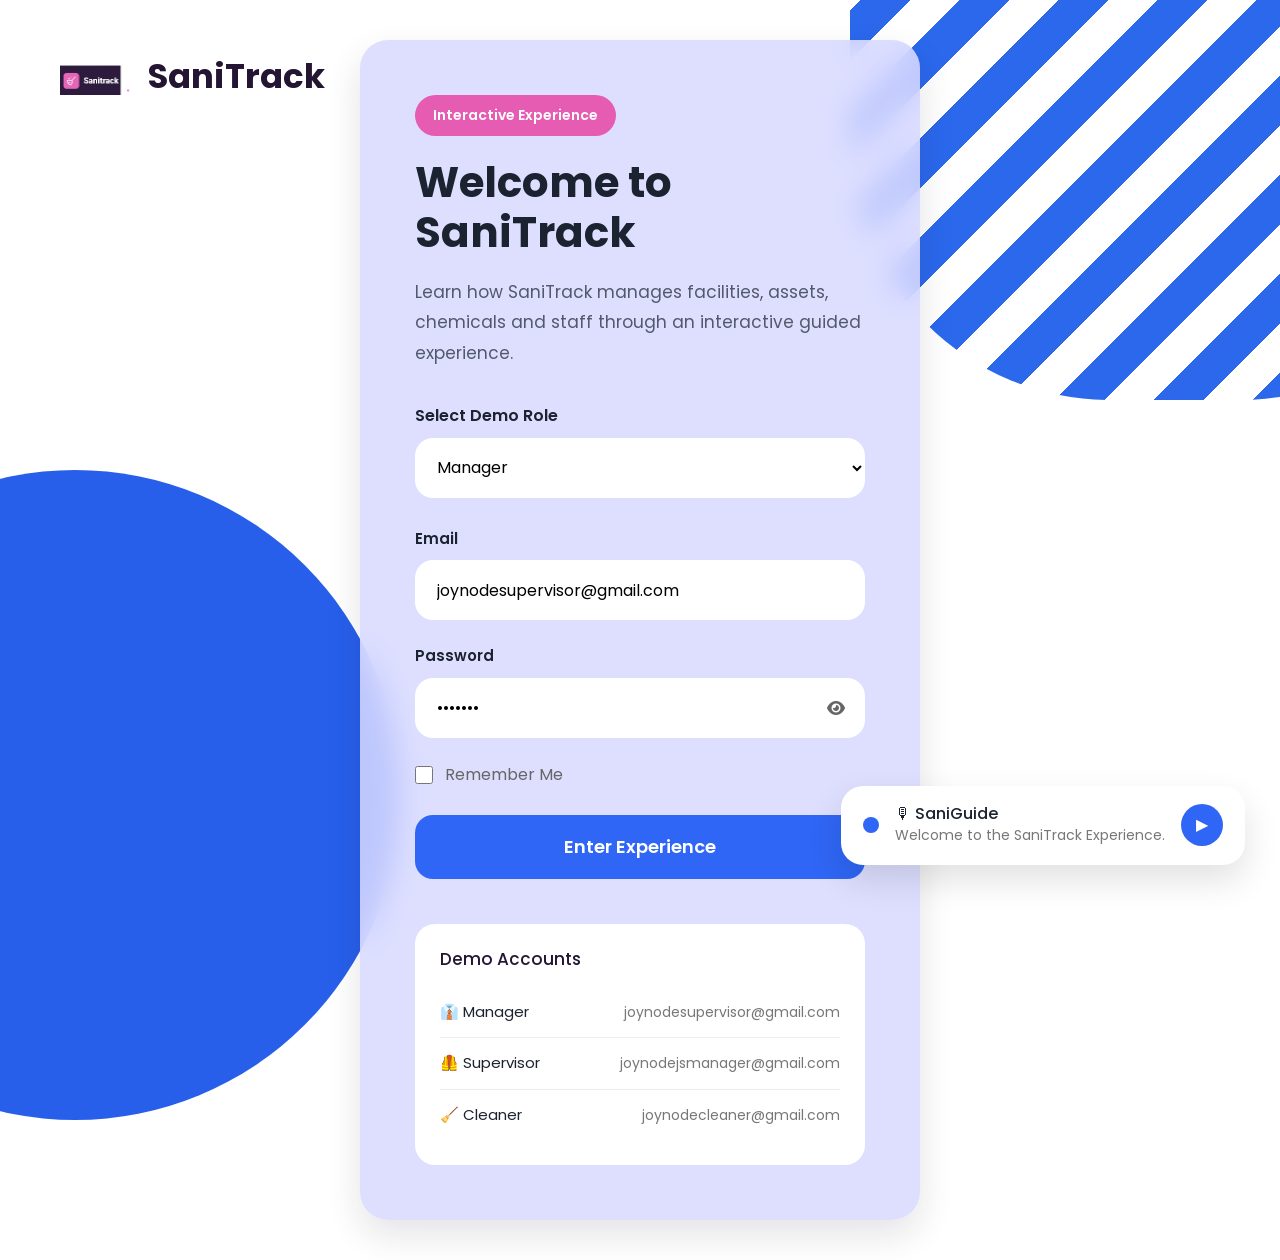
<file: index.html>
<!DOCTYPE html>
<html lang="en">

<head>

    <meta charset="UTF-8">
    <meta name="viewport" content="width=device-width, initial-scale=1.0">

    <title>SaniTrack Experience</title>

    <!-- Google Font -->

    <link rel="preconnect" href="https://fonts.googleapis.com">

    <link rel="preconnect" href="https://fonts.gstatic.com" crossorigin>

    <link href="https://fonts.googleapis.com/css2?family=Poppins:wght@300;400;500;600;700;800&display=swap"
        rel="stylesheet">

    <!-- Bootstrap -->

    <link href="https://cdn.jsdelivr.net/npm/bootstrap@5.3.6/dist/css/bootstrap.min.css" rel="stylesheet">

    <!-- Font Awesome -->

    <link rel="stylesheet" href="https://cdnjs.cloudflare.com/ajax/libs/font-awesome/6.7.2/css/all.min.css">

    <!-- CSS -->

    <link rel="stylesheet" href="assets/css/style.css">

</head>

<body>

    <!-- Background -->

    <div class="background-shape left"></div>

    <div class="background-shape right"></div>

    <!-- Floating Logo -->

    <div class="brand-logo">

        <img src="assets/images/logo.png">

        <h3>SaniTrack</h3>

    </div>

    <!-- Login Card -->

    <section class="login-wrapper">

        <div class="login-card">

            <div class="welcome">

                <span class="badge-demo">

                    Interactive Experience

                </span>

                <h1>

                    Welcome to SaniTrack

                </h1>

                <p>

                    Learn how SaniTrack manages facilities,
                    assets, chemicals and staff through an
                    interactive guided experience.

                </p>

            </div>

            <div class="role-select">

                <label>

                    Select Demo Role

                </label>

                <select id="role">

                    <option>Manager</option>

                    <option>Supervisor</option>

                    <option>Cleaner</option>

                    <option>Guest Demo</option>

                </select>

            </div>

            <div class="form-group">

                <label>Email</label>

                <input id="email" type="email" placeholder="Enter demo email">

            </div>

            <div class="form-group">

                <label>Password</label>

                <div class="password-box">

                    <input id="password" type="password" placeholder="Password">

                    <i class="fa-solid fa-eye toggle-password">
                    </i>

                </div>

            </div>

            <div class="remember">

                <input type="checkbox">

                Remember Me

            </div>

            <button id="loginBtn">

                Enter Experience

            </button>

            <div class="demo-users">

                <h6>

                    Demo Accounts

                </h6>

                <div class="account">

                    👔 Manager

                    <span>

                        joynodesupervisor@gmail.com

                    </span>

                </div>

                <div class="account">

                    🦺 Supervisor

                    <span>

                        joynodejsmanager@gmail.com

                    </span>

                </div>

                <div class="account">

                    🧹 Cleaner

                    <span>

                        joynodecleaner@gmail.com

                    </span>

                </div>

            </div>

        </div>

        <!-- Narrator -->

        <div class="narrator">

            <div class="pulse"></div>

            <div>

                <h5>

                    🎙 SaniGuide

                </h5>

                <small>

                    Welcome to the SaniTrack Experience.

                </small>

            </div>

            <button id="playVoice">

                ▶

            </button>

        </div>

    </section>

    <!-- Audio -->

    <audio id="voice">

        <source src="assets/audio/login.mp3" type="audio/mpeg">

    </audio>
    <script src="https://js.sentry-cdn.com/4ed263d6d53e4d663b3ce9daea6ab907.min.js" crossorigin="anonymous">
    </script>

    <script>

        Sentry.init({
            dsn: "https://4ed263d6d53e4d663b3ce9daea6ab907@o4511745455554560.ingest.us.sentry.io/4511767040557056",

            tracesSampleRate: 1.0,

            environment: "production",

            release: "sanitrack-demo-v1"
        });
    </script>


    <!-- Bootstrap -->

    <script src="https://cdn.jsdelivr.net/npm/bootstrap@5.3.6/dist/js/bootstrap.bundle.min.js"></script>

    <!-- JS -->

    <script src="assets/js/app.js"></script>

</body>

</html>
</file>
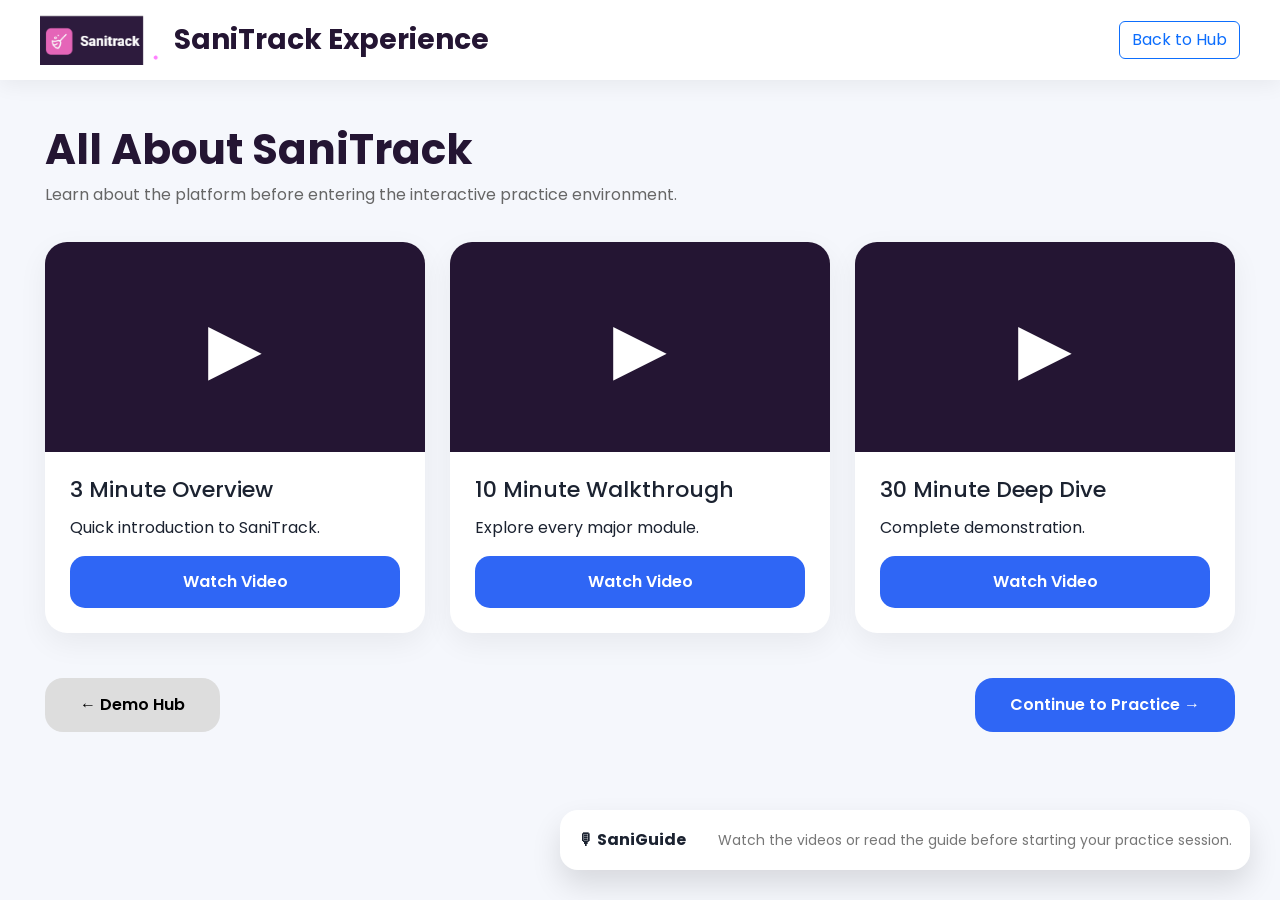
<file: about.html>
<!DOCTYPE html>
<html lang="en">

<head>

<meta charset="UTF-8">
<meta name="viewport" content="width=device-width, initial-scale=1.0">

<title>All About SaniTrack</title>

<link href="https://fonts.googleapis.com/css2?family=Poppins:wght@300;400;500;600;700&display=swap" rel="stylesheet">

<link href="https://cdn.jsdelivr.net/npm/bootstrap@5.3.6/dist/css/bootstrap.min.css" rel="stylesheet">

<link rel="stylesheet" href="assets/css/style.css">

<style>

body{
    font-family:Poppins,sans-serif;
    background:#F5F7FC;
}

.topbar{
    background:white;
    height:80px;
    display:flex;
    justify-content:space-between;
    align-items:center;
    padding:0 40px;
    box-shadow:0 5px 20px rgba(0,0,0,.06);
}

.brand{
    display:flex;
    align-items:center;
    gap:15px;
}

.brand img{
    height:50px;
}

.brand h3{
    margin:0;
    color:#241533;
    font-weight:700;
}

.container-main{
    max-width:1400px;
    margin:auto;
    padding:45px;
}

.page-title{
    margin-bottom:35px;
}

.page-title h1{
    font-size:42px;
    font-weight:700;
    color:#241533;
}

.page-title p{
    color:#666;
}

.video-grid{
    display:grid;
    grid-template-columns:repeat(3,1fr);
    gap:25px;
    margin-bottom:45px;
}

.video-card{
    background:white;
    border-radius:22px;
    overflow:hidden;
    box-shadow:0 10px 30px rgba(0,0,0,.06);
    transition:.3s;
}

.video-card:hover{
    transform:translateY(-8px);
}

.thumbnail{
    height:210px;
    background:#241533;
    display:flex;
    justify-content:center;
    align-items:center;
    color:white;
    font-size:70px;
}

.video-body{
    padding:25px;
}

.video-body h3{
    font-size:22px;
    margin-bottom:12px;
}

.watch-btn{
    width:100%;
    border:none;
    padding:14px;
    border-radius:15px;
    background:#2F66F5;
    color:white;
    font-weight:600;
}

.pdf-section{
    margin-top:50px;
}

.pdf-card{
    background:white;
    border-radius:25px;
    padding:30px;
    box-shadow:0 10px 30px rgba(0,0,0,.05);
}

iframe{
    width:100%;
    height:700px;
    border:none;
    border-radius:20px;
}

.footer-buttons{
    display:flex;
    justify-content:space-between;
    margin-top:35px;
}

.footer-buttons button{
    padding:15px 35px;
    border:none;
    border-radius:18px;
    font-weight:600;
}

.back-btn{
    background:#ddd;
}

.practice-btn{
    background:#2F66F5;
    color:white;
}

.narrator{
    position:fixed;
    bottom:30px;
    right:30px;
    background:white;
    padding:18px;
    border-radius:18px;
    box-shadow:0 15px 30px rgba(0,0,0,.12);
}

@media(max-width:992px){

.video-grid{
grid-template-columns:1fr;
}

.container-main{
padding:25px;
}

}

</style>

</head>

<body>

<audio autoplay>

<source src="assets/audio/about.mp3">

</audio>

<div class="topbar">

<div class="brand">

<img src="assets/images/logo.png">

<h3>SaniTrack Experience</h3>

</div>

<a href="hub.html" class="btn btn-outline-primary">

Back to Hub

</a>

</div>

<div class="container-main">

<div class="page-title">

<h1>

All About SaniTrack

</h1>

<p>

Learn about the platform before entering the interactive practice environment.

</p>

</div>

<div class="video-grid">

<div class="video-card">

<div class="thumbnail">

▶

</div>

<div class="video-body">

<h3>

3 Minute Overview

</h3>

<p>

Quick introduction to SaniTrack.

</p>

<button
class="watch-btn">

Watch Video

</button>

</div>

</div>

<div class="video-card">

<div class="thumbnail">

▶

</div>

<div class="video-body">

<h3>

10 Minute Walkthrough

</h3>

<p>

Explore every major module.

</p>

<button
class="watch-btn">

Watch Video

</button>

</div>

</div>

<div class="video-card">

<div class="thumbnail">

▶

</div>

<div class="video-body">

<h3>

30 Minute Deep Dive

</h3>

<p>

Complete demonstration.

</p>

<button
class="watch-btn">

Watch Video

</button>

</div>

</div>

</div>


<!-- Replace with your PDF -->
<!-- 
<iframe
src="assets/docs/SaniTrack-Guide.pdf">

</iframe> -->


<div class="footer-buttons">

<button
class="back-btn"
onclick="location.href='hub.html'">

← Demo Hub

</button>

<button
class="practice-btn"
onclick="location.href='role.html'">

Continue to Practice →

</button>

</div>

</div>

<div class="narrator">

<strong>

🎙 SaniGuide

</strong>

<br>

<small>

Watch the videos or read the guide before starting your practice session.

</small>

</div>

</body>

</html>
</file>
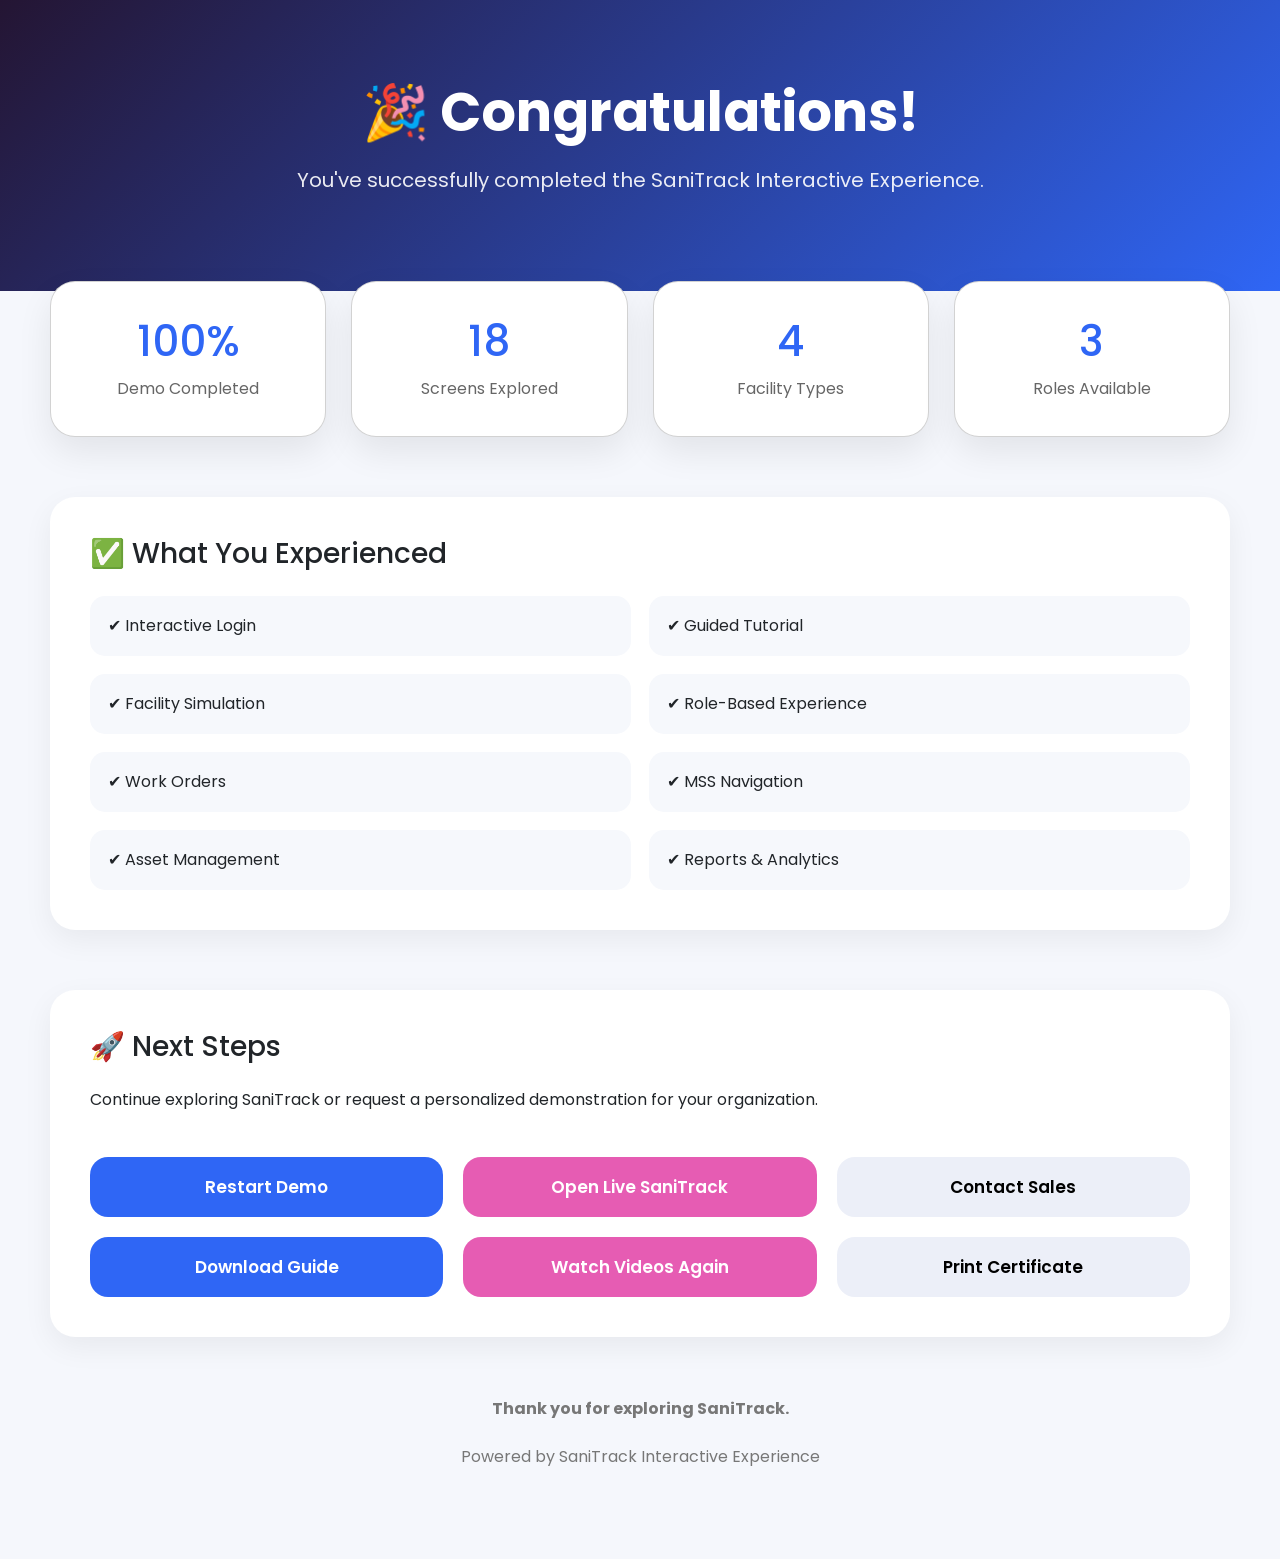
<file: complete.html>
<!DOCTYPE html>
<html lang="en">

<head>

<meta charset="UTF-8">

<meta name="viewport"
content="width=device-width, initial-scale=1.0">

<title>Demo Complete | SaniTrack</title>

<link href="https://fonts.googleapis.com/css2?family=Poppins:wght@300;400;500;600;700&display=swap" rel="stylesheet">

<link href="https://cdn.jsdelivr.net/npm/bootstrap@5.3.6/dist/css/bootstrap.min.css" rel="stylesheet">

<style>

body{

margin:0;

font-family:Poppins,sans-serif;

background:#F5F7FC;

}

.hero{

background:linear-gradient(135deg,#241533,#2F66F5);

color:white;

padding:80px 40px;

text-align:center;

}

.hero h1{

font-size:54px;

font-weight:700;

margin-bottom:20px;

}

.hero p{

font-size:20px;

opacity:.9;

}

.wrapper{

max-width:1300px;

margin:auto;

padding:50px;

}

.summary{

display:grid;

grid-template-columns:repeat(4,1fr);

gap:25px;

margin-top:-60px;

}

.card{

background:white;

border-radius:25px;

padding:35px;

text-align:center;

box-shadow:0 15px 35px rgba(0,0,0,.08);

}

.card h2{

font-size:42px;

color:#2F66F5;

margin-bottom:10px;

}

.card p{

margin:0;

color:#666;

}

.section{

margin-top:60px;

background:white;

border-radius:25px;

padding:40px;

box-shadow:0 10px 30px rgba(0,0,0,.06);

}

.section h3{

margin-bottom:25px;

}

.list{

display:grid;

grid-template-columns:repeat(2,1fr);

gap:18px;

}

.item{

background:#F6F8FC;

padding:18px;

border-radius:15px;

}

.buttons{

margin-top:45px;

display:grid;

grid-template-columns:repeat(3,1fr);

gap:20px;

}

.buttons button{

height:60px;

border:none;

border-radius:18px;

font-size:17px;

font-weight:600;

cursor:pointer;

transition:.3s;

}

.primary{

background:#2F66F5;

color:white;

}

.primary:hover{

background:#1d52dd;

}

.secondary{

background:#E65CB3;

color:white;

}

.secondary:hover{

background:#d84ba2;

}

.light{

background:#ECEFF8;

}

.footer{

margin-top:60px;

text-align:center;

color:#777;

padding-bottom:40px;

}

@media(max-width:992px){

.summary{

grid-template-columns:1fr;

}

.buttons{

grid-template-columns:1fr;

}

.list{

grid-template-columns:1fr;

}

.wrapper{

padding:25px;

}

.hero h1{

font-size:38px;

}

}

</style>

</head>

<body>

<audio autoplay>

<source src="assets/audio/complete.mp3">

</audio>

<div class="hero">

<h1>

🎉 Congratulations!

</h1>

<p>

You've successfully completed the SaniTrack Interactive Experience.

</p>

</div>

<div class="wrapper">

<div class="summary">

<div class="card">

<h2>100%</h2>

<p>Demo Completed</p>

</div>

<div class="card">

<h2>18</h2>

<p>Screens Explored</p>

</div>

<div class="card">

<h2>4</h2>

<p>Facility Types</p>

</div>

<div class="card">

<h2>3</h2>

<p>Roles Available</p>

</div>

</div>

<div class="section">

<h3>

✅ What You Experienced

</h3>

<div class="list">

<div class="item">✔ Interactive Login</div>

<div class="item">✔ Guided Tutorial</div>

<div class="item">✔ Facility Simulation</div>

<div class="item">✔ Role-Based Experience</div>

<div class="item">✔ Work Orders</div>

<div class="item">✔ MSS Navigation</div>

<div class="item">✔ Asset Management</div>

<div class="item">✔ Reports & Analytics</div>

</div>

</div>

<div class="section">

<h3>

🚀 Next Steps

</h3>

<p>

Continue exploring SaniTrack or request a personalized demonstration for your organization.

</p>

<div class="buttons">

<button
class="primary"
onclick="location.href='index.html'">

Restart Demo

</button>

<button
class="secondary"
onclick="window.open('https://sanitrack-web-v2.vercel.app/')">

Open Live SaniTrack

</button>

<button
class="light"
onclick="window.open('mailto:sales@sanitrack.com')">

Contact Sales

</button>

<button
class="primary"
onclick="window.open('assets/docs/SaniTrack-Guide.pdf')">

Download Guide

</button>

<button
class="secondary"
onclick="location.href='about.html'">

Watch Videos Again

</button>

<button
class="light"
onclick="window.print()">

Print Certificate

</button>

</div>

</div>

<div class="footer">

<strong>

Thank you for exploring SaniTrack.

</strong>

<br><br>

Powered by SaniTrack Interactive Experience

</div>

</div>

</body>

</html>
</file>
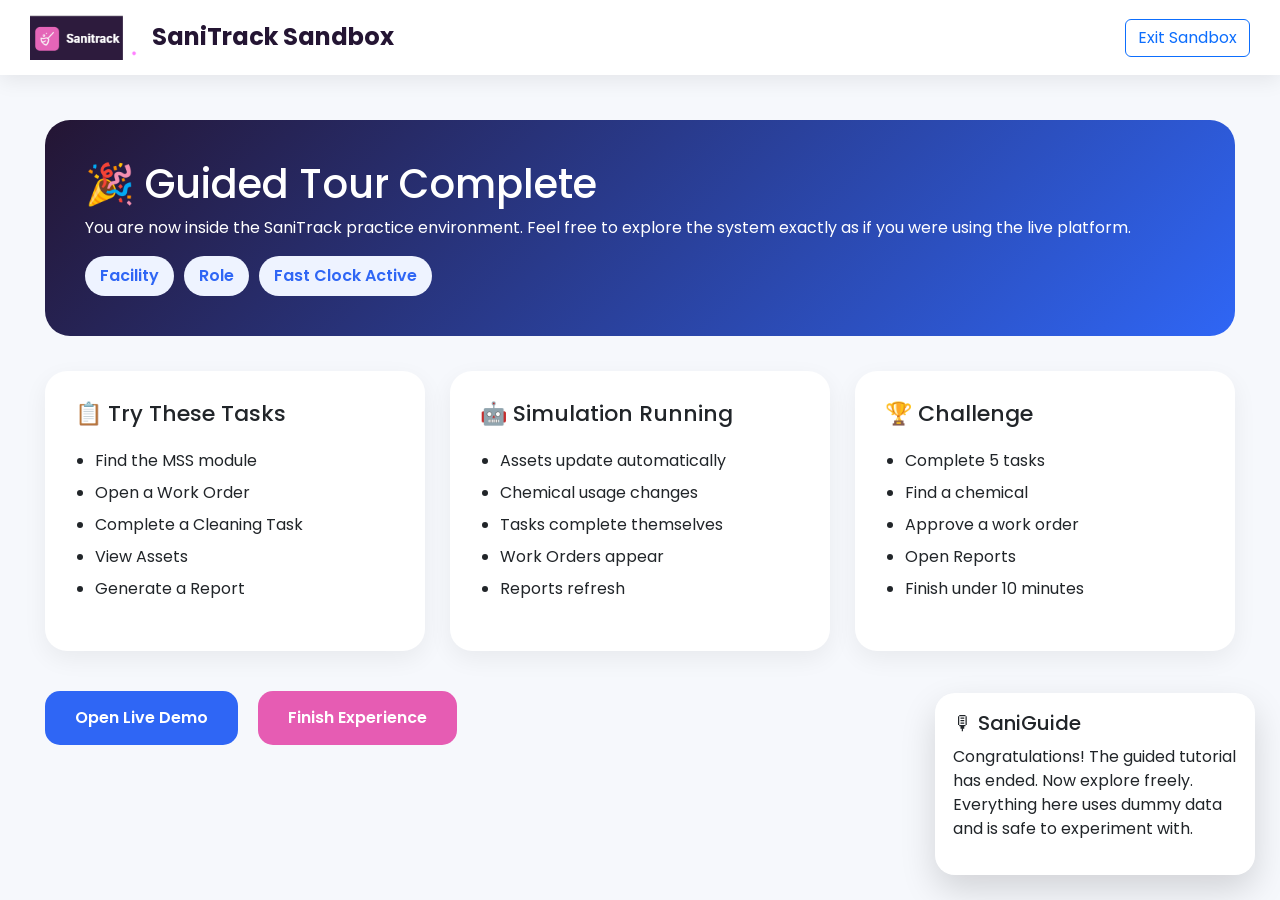
<file: explore.html>
<!DOCTYPE html>
<html lang="en">

<head>

<meta charset="UTF-8">
<meta name="viewport" content="width=device-width, initial-scale=1">

<title>Free Explore | SaniTrack Demo</title>

<link href="https://fonts.googleapis.com/css2?family=Poppins:wght@300;400;500;600;700&display=swap" rel="stylesheet">

<link href="https://cdn.jsdelivr.net/npm/bootstrap@5.3.6/dist/css/bootstrap.min.css" rel="stylesheet">

<style>

body{

font-family:Poppins,sans-serif;
background:#F6F8FC;

}

.topbar{

height:75px;
background:white;

display:flex;

justify-content:space-between;

align-items:center;

padding:0 30px;

box-shadow:0 5px 20px rgba(0,0,0,.08);

}

.brand{

display:flex;

align-items:center;

gap:15px;

}

.brand img{

height:45px;

}

.brand h4{

margin:0;
font-weight:700;
color:#241533;

}

.main{

padding:45px;

}

.hero{

background:linear-gradient(135deg,#241533,#2F66F5);

padding:40px;

border-radius:25px;

color:white;

margin-bottom:35px;

}

.hero h1{

font-size:40px;

}

.cards{

display:grid;

grid-template-columns:repeat(3,1fr);

gap:25px;

margin-top:30px;

}

.card-box{

background:white;

padding:30px;

border-radius:22px;

box-shadow:0 8px 25px rgba(0,0,0,.06);

}

.card-box h3{

font-size:22px;

margin-bottom:18px;

}

.card-box ul{

padding-left:20px;

line-height:2;

}

.actions{

margin-top:40px;

display:flex;

gap:20px;

}

.actions button{

padding:15px 30px;

border:none;

border-radius:15px;

font-weight:600;

}

.primary{

background:#2F66F5;

color:white;

}

.secondary{

background:#E65CB3;

color:white;

}

.guide{

position:fixed;

right:25px;

bottom:25px;

background:white;

padding:18px;

border-radius:20px;

box-shadow:0 15px 35px rgba(0,0,0,.15);

width:320px;

}

.guide h5{

margin-bottom:10px;

}

.badges{

display:flex;

gap:10px;

margin-top:15px;

flex-wrap:wrap;

}

.badge-demo{

background:#EEF3FF;

padding:8px 15px;

border-radius:30px;

color:#2F66F5;

font-weight:600;

}

@media(max-width:992px){

.cards{

grid-template-columns:1fr;

}

.main{

padding:20px;

}

}

</style>

</head>

<body>

<div class="topbar">

<div class="brand">

<img src="assets/images/logo.png">

<h4>SaniTrack Sandbox</h4>

</div>

<button
class="btn btn-outline-primary"

onclick="location.href='hub.html'">

Exit Sandbox

</button>

</div>

<div class="main">

<div class="hero">

<h1>

🎉 Guided Tour Complete

</h1>

<p>

You are now inside the SaniTrack practice environment.

Feel free to explore the system exactly as if you were using the live platform.

</p>

<div class="badges">

<div class="badge-demo"

id="facility">

Facility

</div>

<div class="badge-demo"

id="role">

Role

</div>

<div class="badge-demo">

Fast Clock Active

</div>

</div>

</div>

<div class="cards">

<div class="card-box">

<h3>

📋 Try These Tasks

</h3>

<ul>

<li>Find the MSS module</li>

<li>Open a Work Order</li>

<li>Complete a Cleaning Task</li>

<li>View Assets</li>

<li>Generate a Report</li>

</ul>

</div>

<div class="card-box">

<h3>

🤖 Simulation Running

</h3>

<ul>

<li>Assets update automatically</li>

<li>Chemical usage changes</li>

<li>Tasks complete themselves</li>

<li>Work Orders appear</li>

<li>Reports refresh</li>

</ul>

</div>

<div class="card-box">

<h3>

🏆 Challenge

</h3>

<ul>

<li>Complete 5 tasks</li>

<li>Find a chemical</li>

<li>Approve a work order</li>

<li>Open Reports</li>

<li>Finish under 10 minutes</li>

</ul>

</div>

</div>

<div class="actions">

<button

class="primary"

onclick="window.open('https://sanitrack-web-v2.vercel.app/')">

Open Live Demo

</button>

<button

class="secondary"

onclick="location.href='complete.html'">

Finish Experience

</button>

</div>

</div>

<div class="guide">

<h5>

🎙 SaniGuide

</h5>

<p>

Congratulations! The guided tutorial has ended.

Now explore freely. Everything here uses dummy data and is safe to experiment with.

</p>

</div>

<script>

document.getElementById("facility").innerHTML=

localStorage.getItem("facility") || "Facility";

document.getElementById("role").innerHTML=

localStorage.getItem("role") || "Role";

</script>

</body>

</html>
</file>
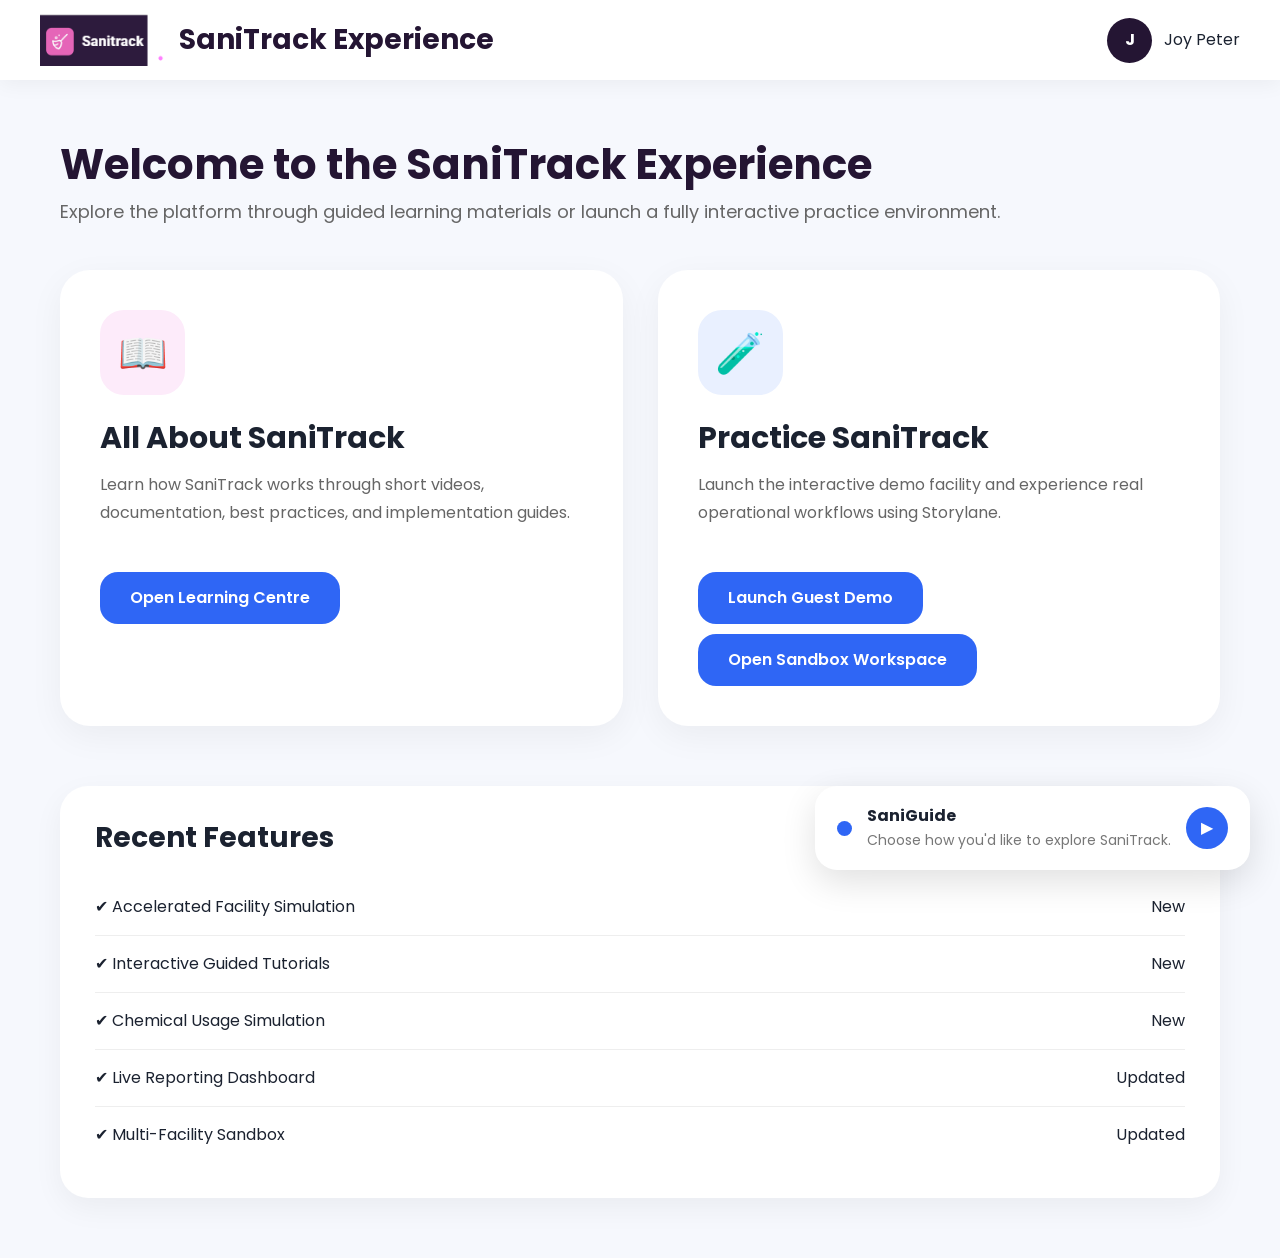
<file: hub.html>
<!DOCTYPE html>
<html lang="en">

<head>

<meta charset="UTF-8">
<meta name="viewport" content="width=device-width, initial-scale=1.0">

<title>SaniTrack Experience Hub</title>

<link rel="preconnect" href="https://fonts.googleapis.com">
<link rel="preconnect" href="https://fonts.gstatic.com" crossorigin>

<link href="https://fonts.googleapis.com/css2?family=Poppins:wght@300;400;500;600;700;800&display=swap" rel="stylesheet">

<link href="https://cdn.jsdelivr.net/npm/bootstrap@5.3.6/dist/css/bootstrap.min.css" rel="stylesheet">

<link rel="stylesheet" href="assets/css/style.css">

<style>

body{

background:#F6F8FD;
font-family:Poppins,sans-serif;

}

.topbar{

height:80px;

background:white;

display:flex;

justify-content:space-between;

align-items:center;

padding:0 40px;

box-shadow:0 4px 20px rgba(0,0,0,.05);

}

.brand{

display:flex;

align-items:center;

gap:15px;

}

.brand img{

height:52px;

}

.brand h3{

font-weight:700;

color:#241533;

margin:0;

}

.profile{

display:flex;

align-items:center;

gap:12px;

}

.avatar{

width:45px;

height:45px;

background:#241533;

border-radius:50%;

color:white;

display:flex;

justify-content:center;

align-items:center;

font-weight:bold;

}

.container-main{

padding:60px;

}

.hero{

margin-bottom:45px;

}

.hero h1{

font-size:42px;

font-weight:700;

color:#241533;

}

.hero p{

font-size:18px;

color:#666;

}

.grid{

display:grid;

grid-template-columns:repeat(2,1fr);

gap:35px;

margin-top:40px;

}

.demo-card{

background:white;

border-radius:30px;

padding:40px;

cursor:pointer;

transition:.35s;

box-shadow:0 10px 35px rgba(0,0,0,.05);

position:relative;

overflow:hidden;

}

.demo-card:hover{

transform:translateY(-10px);

box-shadow:0 20px 45px rgba(0,0,0,.12);

}

.icon{

width:85px;

height:85px;

border-radius:24px;

display:flex;

justify-content:center;

align-items:center;

font-size:40px;

margin-bottom:25px;

}

.learn{

background:#FDEBFA;

color:#E65CB3;

}

.practice{

background:#E9F0FF;

color:#2F66F5;

}

.demo-card h2{

font-size:30px;

font-weight:700;

margin-bottom:15px;

}

.demo-card p{

font-size:16px;

color:#666;

line-height:1.7;

}

.btn-launch{

margin-top:30px;

padding:14px 30px;

border:none;

border-radius:18px;

background:#2F66F5;

color:white;

font-weight:600;

}

.updates{

margin-top:60px;

background:white;

padding:35px;

border-radius:28px;

box-shadow:0 10px 30px rgba(0,0,0,.05);

}

.updates h3{

margin-bottom:25px;

font-weight:700;

}

.update{

display:flex;

justify-content:space-between;

padding:16px 0;

border-bottom:1px solid #eee;

}

.update:last-child{

border:none;

}

.narrator{

position:fixed;

right:30px;

bottom:30px;

background:white;

padding:18px 22px;

border-radius:22px;

display:flex;

align-items:center;

gap:15px;

box-shadow:0 12px 35px rgba(0,0,0,.12);

}

.pulse{

width:15px;

height:15px;

background:#2F66F5;

border-radius:50%;

animation:pulse 1.5s infinite;

}

@keyframes pulse{

0%{box-shadow:0 0 0 0 rgba(47,102,245,.5);}
100%{box-shadow:0 0 0 18px rgba(47,102,245,0);}

}

.voiceBtn{

width:42px;

height:42px;

border:none;

border-radius:50%;

background:#2F66F5;

color:white;

}

@media(max-width:992px){

.grid{

grid-template-columns:1fr;

}

.container-main{

padding:25px;

}

.hero h1{

font-size:34px;

}

}

</style>

</head>

<body>

<audio autoplay id="hubVoice">

<source src="assets/audio/hub.mp3">

</audio>

<div class="topbar">

<div class="brand">

<img src="assets/images/logo.png">

<h3>SaniTrack Experience</h3>

</div>

<div class="profile">

<div class="avatar">

J

</div>

<span>

Joy Peter

</span>

</div>

</div>

<div class="container-main">

<div class="hero">

<h1>

Welcome to the SaniTrack Experience

</h1>

<p>

Explore the platform through guided learning materials or launch a fully interactive practice environment.

</p>

</div>

<div class="grid">

<div class="demo-card">

<div class="icon learn">

📖

</div>

<h2>

All About SaniTrack

</h2>

<p>

Learn how SaniTrack works through short videos, documentation, best practices, and implementation guides.

</p>

<button class="btn-launch"

onclick="location.href='about.html'">

Open Learning Centre

</button>

</div>

<div class="demo-card">

<div class="icon practice">

🧪

</div>

<h2>

Practice SaniTrack

</h2>

<p>

Launch the interactive demo facility and experience real operational workflows using Storylane.

</p>

<button class="btn-launch"

onclick="sessionStorage.setItem('saniGuestMode','true'); location.href='storylane.html?mode=guest'">

Launch Guest Demo

</button>

<button class="btn-launch"

onclick="location.href='sandbox.html'" style="margin-top:10px;">

Open Sandbox Workspace

</button>

</div>

</div>

<div class="updates">

<h3>

Recent Features

</h3>

<div class="update">

<span>

✔ Accelerated Facility Simulation

</span>

<span>

New

</span>

</div>

<div class="update">

<span>

✔ Interactive Guided Tutorials

</span>

<span>

New

</span>

</div>

<div class="update">

<span>

✔ Chemical Usage Simulation

</span>

<span>

New

</span>

</div>

<div class="update">

<span>

✔ Live Reporting Dashboard

</span>

<span>

Updated

</span>

</div>

<div class="update">

<span>

✔ Multi-Facility Sandbox

</span>

<span>

Updated

</span>

</div>

</div>

</div>

<div class="narrator">

<div class="pulse"></div>

<div>

<strong>SaniGuide</strong>

<br>

<small>

Choose how you'd like to explore SaniTrack.

</small>

</div>

<button

class="voiceBtn"

onclick="document.getElementById('hubVoice').play()">

▶

</button>

</div>

</body>

</html>
</file>
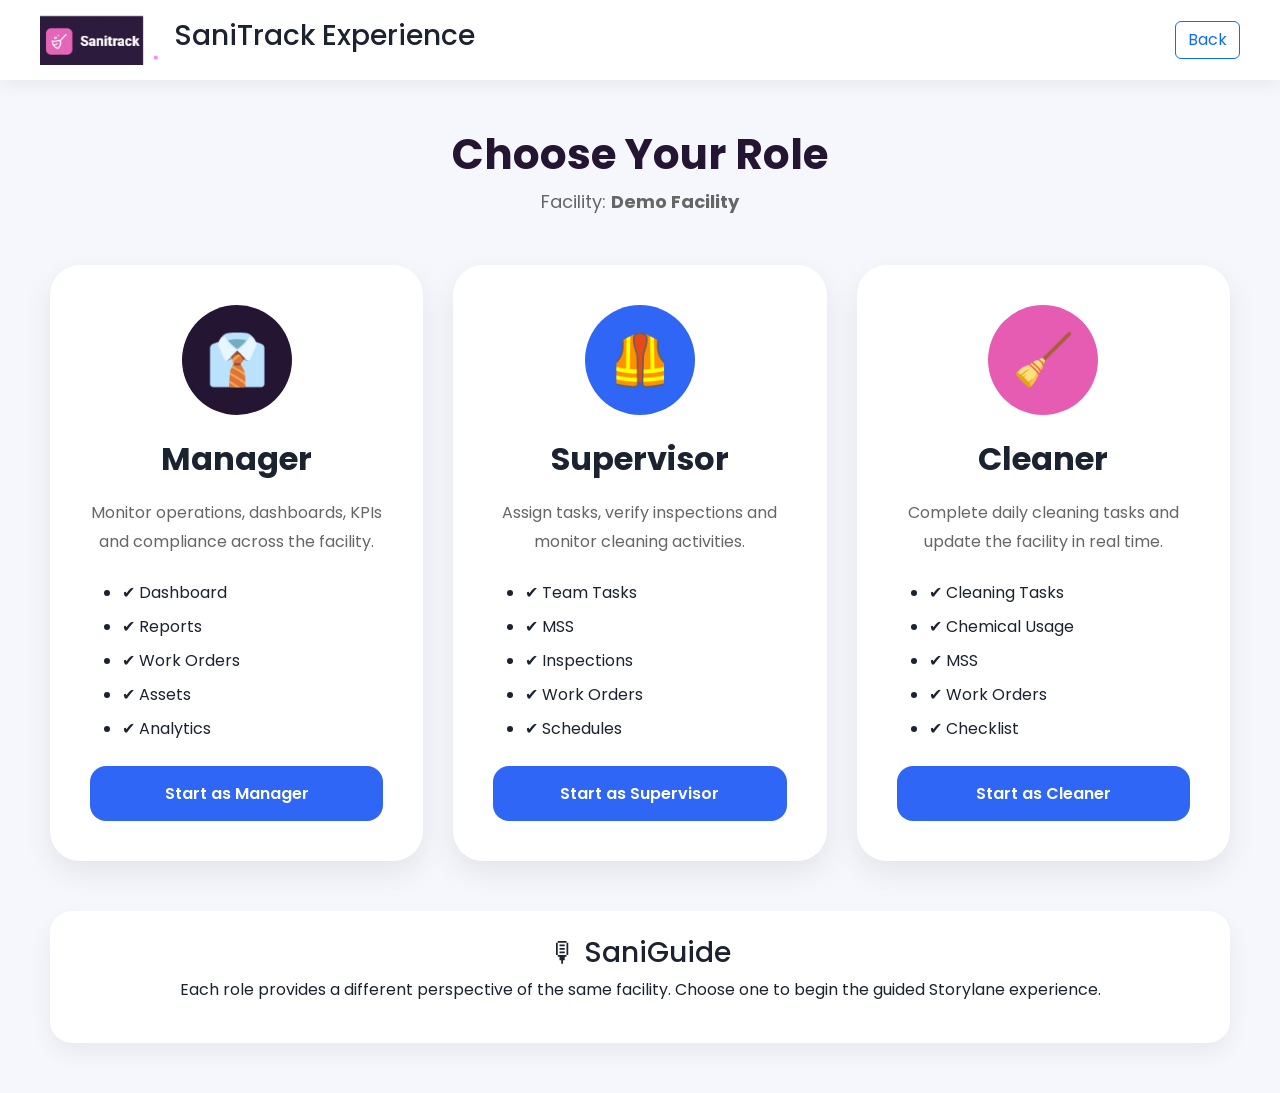
<file: role.html>
<!DOCTYPE html>
<html lang="en">

<head>

<meta charset="UTF-8">
<meta name="viewport" content="width=device-width, initial-scale=1.0">

<title>Select Your Role</title>

<link href="https://fonts.googleapis.com/css2?family=Poppins:wght@300;400;500;600;700&display=swap" rel="stylesheet">

<link href="https://cdn.jsdelivr.net/npm/bootstrap@5.3.6/dist/css/bootstrap.min.css" rel="stylesheet">

<link rel="stylesheet" href="assets/css/style.css">

<style>

body{
    font-family:Poppins,sans-serif;
    background:#F5F7FC;
}

.topbar{
    height:80px;
    background:white;
    display:flex;
    justify-content:space-between;
    align-items:center;
    padding:0 40px;
    box-shadow:0 5px 18px rgba(0,0,0,.06);
}

.brand{
    display:flex;
    align-items:center;
    gap:15px;
}

.brand img{
    height:50px;
}

.container-main{
    max-width:1400px;
    margin:auto;
    padding:50px;
}

.hero{
    text-align:center;
    margin-bottom:50px;
}

.hero h1{
    font-size:42px;
    font-weight:700;
    color:#241533;
}

.hero p{
    color:#666;
    font-size:18px;
}

.roles{
    display:grid;
    grid-template-columns:repeat(3,1fr);
    gap:30px;
}

.role-card{
    background:white;
    border-radius:30px;
    padding:40px;
    text-align:center;
    box-shadow:0 12px 30px rgba(0,0,0,.08);
    transition:.35s;
}

.role-card:hover{
    transform:translateY(-10px);
}

.avatar{
    width:110px;
    height:110px;
    border-radius:50%;
    margin:auto;
    display:flex;
    justify-content:center;
    align-items:center;
    font-size:50px;
    color:white;
}

.manager{background:#241533;}
.supervisor{background:#2F66F5;}
.cleaner{background:#E65CB3;}

.role-card h2{
    margin-top:25px;
    font-weight:700;
}

.role-card p{
    color:#666;
    line-height:1.8;
    margin:20px 0;
}

.features{
    text-align:left;
    margin:25px 0;
}

.features li{
    margin-bottom:10px;
}

.start-btn{
    width:100%;
    height:55px;
    border:none;
    border-radius:16px;
    background:#2F66F5;
    color:white;
    font-weight:600;
    transition:.3s;
}

.start-btn:hover{
    background:#1c57ea;
}

.guide{
    margin-top:50px;
    background:white;
    border-radius:22px;
    padding:25px;
    text-align:center;
    box-shadow:0 10px 25px rgba(0,0,0,.06);
}

@media(max-width:992px){

.roles{
grid-template-columns:1fr;
}

.container-main{
padding:25px;
}

}

</style>

</head>

<body>

<audio autoplay id="voice">

<source src="assets/audio/role.mp3">

</audio>

<div class="topbar">

<div class="brand">

<img src="assets/images/logo.png">

<h3>SaniTrack Experience</h3>

</div>

<button
class="btn btn-outline-primary"
onclick="history.back()">

Back

</button>

</div>

<div class="container-main">

<div class="hero">

<h1>

Choose Your Role

</h1>

<p>

Facility:
<strong id="facilityName"></strong>

</p>

</div>

<div class="roles">

<!-- Manager -->

<div class="role-card">

<div class="avatar manager">

👔

</div>

<h2>

Manager

</h2>

<p>

Monitor operations, dashboards, KPIs and compliance across the facility.

</p>

<ul class="features">

<li>✔ Dashboard</li>

<li>✔ Reports</li>

<li>✔ Work Orders</li>

<li>✔ Assets</li>

<li>✔ Analytics</li>

</ul>

<button
class="start-btn"
onclick="startDemo('Manager')">

Start as Manager

</button>

</div>

<!-- Supervisor -->

<div class="role-card">

<div class="avatar supervisor">

🦺

</div>

<h2>

Supervisor

</h2>

<p>

Assign tasks, verify inspections and monitor cleaning activities.

</p>

<ul class="features">

<li>✔ Team Tasks</li>

<li>✔ MSS</li>

<li>✔ Inspections</li>

<li>✔ Work Orders</li>

<li>✔ Schedules</li>

</ul>

<button
class="start-btn"
onclick="startDemo('Supervisor')">

Start as Supervisor

</button>

</div>

<!-- Cleaner -->

<div class="role-card">

<div class="avatar cleaner">

🧹

</div>

<h2>

Cleaner

</h2>

<p>

Complete daily cleaning tasks and update the facility in real time.

</p>

<ul class="features">

<li>✔ Cleaning Tasks</li>

<li>✔ Chemical Usage</li>

<li>✔ MSS</li>

<li>✔ Work Orders</li>

<li>✔ Checklist</li>

</ul>

<button
class="start-btn"
onclick="startDemo('Cleaner')">

Start as Cleaner

</button>

</div>

</div>

<div class="guide">

<h3>

🎙 SaniGuide

</h3>

<p>

Each role provides a different perspective of the same facility. Choose one to begin the guided Storylane experience.

</p>

</div>

</div>

<script>

document.getElementById("facilityName").innerHTML =
localStorage.getItem("facility") || "Demo Facility";

function startDemo(role){

localStorage.setItem("role",role);

window.location.href="storylane.html";

}

</script>

</body>

</html>
</file>
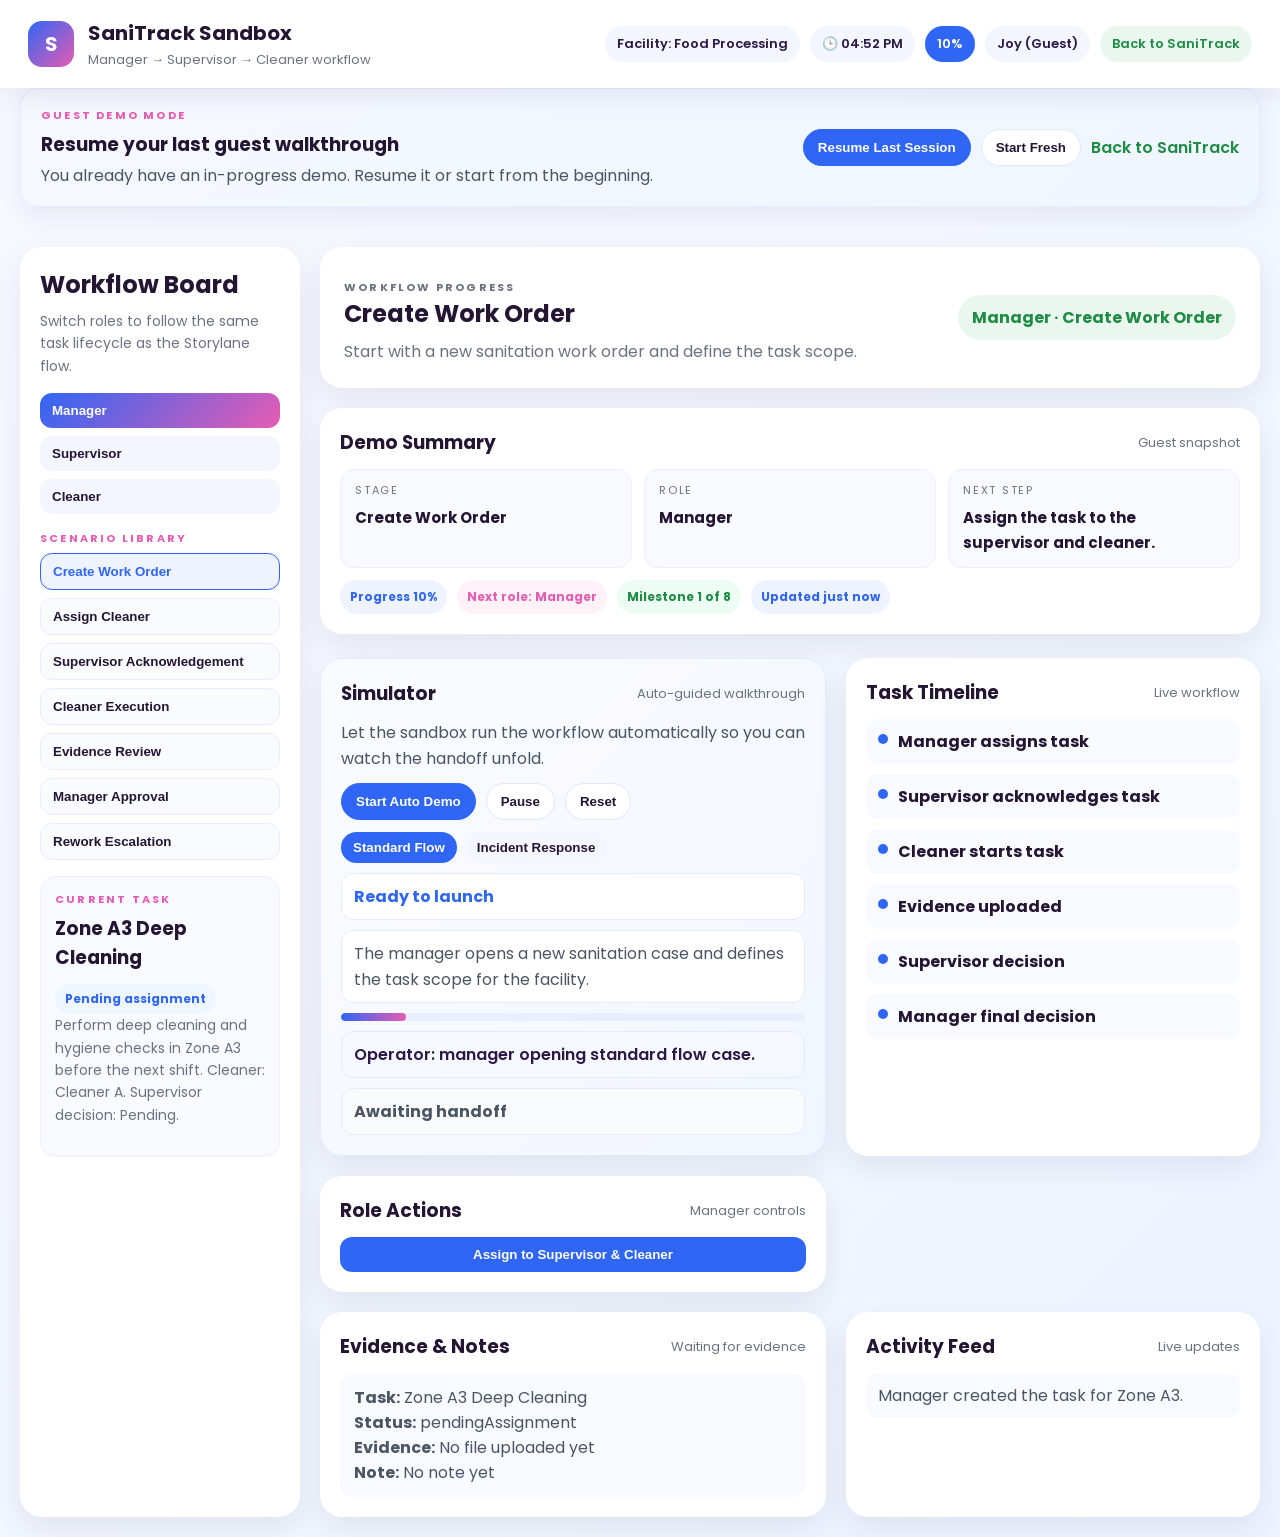
<file: sandbox.html>
<!DOCTYPE html>
<html lang="en">
<head>
  <meta charset="UTF-8" />
  <meta name="viewport" content="width=device-width, initial-scale=1.0" />
  <title>SaniTrack Sandbox</title>
  <link rel="preconnect" href="https://fonts.googleapis.com" />
  <link rel="preconnect" href="https://fonts.gstatic.com" crossorigin />
  <link href="https://fonts.googleapis.com/css2?family=Poppins:wght@300;400;500;600;700&display=swap" rel="stylesheet" />
  <link rel="stylesheet" href="assets/css/style.css" />
  <link rel="stylesheet" href="assets/css/sandbox.css" />
</head>
<body>
  <header class="sandbox-header">
    <div class="brand-block">
      <div class="brand-mark">S</div>
      <div>
        <h1>SaniTrack Sandbox</h1>
        <p>Manager → Supervisor → Cleaner workflow</p>
      </div>
    </div>
    <div class="header-meta">
      <div class="pill">Facility: Food Processing</div>
      <div class="pill" id="liveClock">🕒 --:--</div>
      <div class="pill strong" id="progressValue">0%</div>
      <div class="pill">Joy (Guest)</div>
      <a class="pill guest-link" href="hub.html">Back to SaniTrack</a>
    </div>
  </header>

  <div class="guest-banner" id="guestBanner" hidden>
    <div>
      <div class="eyebrow">Guest Demo Mode</div>
      <h3 id="guestBannerTitle">Welcome to the SaniTrack guest experience</h3>
      <p id="guestBannerText">Resume your last walkthrough or start a fresh demo from the beginning.</p>
    </div>
    <div class="guest-banner-actions">
      <button class="guest-banner-btn primary" id="startSimulatorBtn">Resume Last Session</button>
      <button class="guest-banner-btn" id="guestStartBtn">Start Fresh</button>
      <a class="guest-banner-link" href="index.html">Back to SaniTrack</a>
    </div>
  </div>

  <div class="sandbox-shell">
    <aside class="sidebar">
      <h2>Workflow Board</h2>
      <p>Switch roles to follow the same task lifecycle as the Storylane flow.</p>
      <div class="role-switcher" id="roleSwitcher"></div>

      <div class="scenario-block">
        <div class="eyebrow">Scenario Library</div>
        <div class="scenario-list" id="scenarioList"></div>
      </div>

      <div class="task-card">
        <div class="eyebrow">Current Task</div>
        <h3 id="taskTitle">Zone A3 Deep Cleaning</h3>
        <div class="status-pill" id="taskStatus">Pending Assignment</div>
        <p id="taskDetails">Manager assigns the task to the supervisor and cleaner.</p>
      </div>
    </aside>

    <main class="workspace">
      <section class="hero-card">
        <div>
          <p class="eyebrow">Workflow Progress</p>
          <h2 id="workflowTitle">Task Assignment</h2>
          <p id="workflowDescription">The manager assigns the task, the supervisor reviews it, and the cleaner completes it with evidence.</p>
        </div>
        <div class="hero-badge" id="workflowBadge">Manager View</div>
      </section>

      <section class="summary-grid">
        <div class="panel summary-panel">
          <div class="panel-head">
            <h3>Demo Summary</h3>
            <span id="summaryLabel">Guest snapshot</span>
          </div>
          <div class="summary-metrics">
            <div class="summary-card">
              <span class="summary-label">Stage</span>
              <strong id="summaryStage">Task Assignment</strong>
            </div>
            <div class="summary-card">
              <span class="summary-label">Role</span>
              <strong id="summaryRole">Manager</strong>
            </div>
            <div class="summary-card">
              <span class="summary-label">Next step</span>
              <strong id="summaryNext">Assign the task</strong>
            </div>
          </div>
          <div class="summary-footer">
            <div class="summary-chip" id="summaryProgressChip">Progress 10%</div>
            <div class="summary-chip accent" id="summaryRoleHint">Next role: Manager</div>
            <div class="summary-chip success" id="summaryStreakChip">Milestone 1 of 8</div>
            <div class="summary-chip" id="summaryUpdatedChip">Last updated just now</div>
          </div>
        </div>
      </section>

      <section class="panel-grid">
        <div class="panel simulator-panel">
          <div class="panel-head">
            <h3>Simulator</h3>
            <span id="simulatorLabel">Auto-guided walkthrough</span>
          </div>
          <p class="simulator-copy">Let the sandbox run the workflow automatically so you can watch the handoff unfold.</p>
          <div class="simulator-actions">
            <button class="simulator-btn primary" id="startSimulatorBtn">Start Auto Demo</button>
            <button class="simulator-btn" id="pauseSimulatorBtn">Pause</button>
            <button class="simulator-btn" id="resetSimulatorBtn">Reset</button>
          </div>
          <div class="simulator-mode-row">
            <button class="simulator-mode-btn active" data-mode="standard" id="simulatorStandardBtn">Standard Flow</button>
            <button class="simulator-mode-btn" data-mode="incident" id="simulatorIncidentBtn">Incident Response</button>
          </div>
          <div class="simulator-status" id="simulatorStatus">Ready to launch</div>
          <div class="simulator-story" id="simulatorStory">The demo will guide you through assignment, acknowledgement, execution, review, and approval.</div>
          <div class="simulator-progress" aria-hidden="true">
            <div class="simulator-progress-bar" id="simulatorProgressBar"></div>
          </div>
          <div class="simulator-operator" id="simulatorOperator">Operator: monitoring handoff...</div>
          <div class="simulator-outcome" id="simulatorOutcome">Awaiting handoff</div>
          <div class="simulator-decision" id="simulatorDecisionPanel">
            <div class="decision-title">Decision moment</div>
            <div class="decision-copy" id="simulatorDecisionCopy">Choose how the team should respond during review.</div>
            <div class="simulator-actions decision-actions">
              <button class="simulator-btn primary" id="branchEscalateBtn">Escalate issue</button>
              <button class="simulator-btn" id="branchContinueBtn">Continue review</button>
            </div>
          </div>
        </div>

        <div class="panel">
          <div class="panel-head">
            <h3>Task Timeline</h3>
            <span id="timelineLabel">Live workflow</span>
          </div>
          <div id="timeline" class="timeline"></div>
        </div>

        <div class="panel">
          <div class="panel-head">
            <h3>Role Actions</h3>
            <span id="roleLabel">Manager controls</span>
          </div>
          <div id="roleActions" class="role-actions"></div>
        </div>
      </section>

      <section class="dashboard-grid">
        <div class="panel">
          <div class="panel-head">
            <h3>Evidence & Notes</h3>
            <span id="evidenceLabel">Waiting for evidence</span>
          </div>
          <div id="evidenceBox" class="evidence-box"></div>
        </div>

        <div class="panel">
          <div class="panel-head">
            <h3>Activity Feed</h3>
            <span>Live updates</span>
          </div>
          <ul id="activityFeed" class="activity-feed"></ul>
        </div>
      </section>
    </main>
  </div>

  <script src="assets/js/sandbox.js"></script>
</body>
</html>
</file>
<file: assets/css/style.css>
/* ==========================================
   SaniTrack Experience Portal
   Theme v1.0
==========================================*/

:root{

    --sidebar:#241533;
    --sidebar2:#2d1b3f;

    --pink:#E65CB3;
    --pink-dark:#d6429d;

    --lavender:#D9DAFF;
    --blue:#2F66F5;

    --white:#ffffff;
    --light:#f7f8fc;

    --text:#1b2230;
    --text-light:#6b7280;

    --shadow:0 15px 35px rgba(36,21,51,.12);

    --radius:22px;

}

*{

    margin:0;
    padding:0;
    box-sizing:border-box;

}

html{

    scroll-behavior:smooth;

}

body{

    font-family:'Poppins',sans-serif;
    background:#ffffff;
    overflow-x:hidden;
    color:var(--text);

}

/*==========================
BACKGROUND
===========================*/

.background-shape{

    position:fixed;
    z-index:-2;
    border-radius:50%;
    filter:blur(0px);

}

.background-shape.left{

    width:650px;
    height:650px;

    left:-250px;
    bottom:-220px;

    background:#1c57ea;

    opacity:.95;

}

.background-shape.right{

    width:650px;
    height:650px;

    right:-220px;
    top:-250px;

    background:
    repeating-linear-gradient(
        -45deg,
        #1558ea,
        #1558ea 35px,
        transparent 35px,
        transparent 70px
    );

    border-radius:40%;

    opacity:.9;

}

/*==========================
LOGO
===========================*/

.brand-logo{

    position:absolute;

    top:45px;
    left:60px;

    display:flex;
    align-items:center;
    gap:18px;

}

.brand-logo img{

    width:70px;
    height:70px;
    object-fit:contain;

}

.brand-logo h3{

    font-size:34px;
    font-weight:700;
    color:#241533;

}

/*==========================
WRAPPER
===========================*/

.login-wrapper{

    min-height:100vh;

    display:flex;

    justify-content:center;
    align-items:center;

    padding:40px;

}

/*==========================
CARD
===========================*/

.login-card{

    width:560px;

    background:rgba(217,218,255,.85);

    backdrop-filter:blur(15px);

    border-radius:28px;

    padding:55px;

    box-shadow:var(--shadow);

    animation:fadeUp .8s ease;

}

/*==========================
WELCOME
===========================*/

.badge-demo{

    display:inline-block;

    padding:10px 18px;

    background:var(--pink);

    color:white;

    border-radius:100px;

    font-size:14px;

    margin-bottom:22px;

    font-weight:600;

}

.welcome h1{

    font-size:42px;

    font-weight:700;

    margin-bottom:18px;

}

.welcome p{

    color:#52596b;

    line-height:1.8;

    font-size:17px;

    margin-bottom:35px;

}

/*==========================
FORM
===========================*/

.form-group{

    margin-bottom:25px;

}

.form-group label{

    display:block;

    font-size:15px;

    margin-bottom:10px;

    font-weight:600;

}

.form-group input{

    width:100%;

    height:60px;

    border:none;

    outline:none;

    background:white;

    border-radius:18px;

    padding:0 22px;

    font-size:16px;

    transition:.3s;

}

.form-group input:focus{

    box-shadow:0 0 0 4px rgba(47,102,245,.15);

}

/*==========================
ROLE
===========================*/

.role-select{

    margin-bottom:30px;

}

.role-select label{

    display:block;

    margin-bottom:10px;

    font-weight:600;

}

.role-select select{

    width:100%;

    height:60px;

    border:none;

    outline:none;

    border-radius:18px;

    padding:0 18px;

    font-size:16px;

    background:white;

}

/*==========================
PASSWORD
===========================*/

.password-box{

    position:relative;

}

.password-box i{

    position:absolute;

    top:50%;

    right:20px;

    transform:translateY(-50%);

    cursor:pointer;

    color:#666;

}

/*==========================
REMEMBER
===========================*/

.remember{

    display:flex;

    align-items:center;

    gap:12px;

    margin-bottom:28px;

    color:#666;

}

.remember input{

    width:18px;
    height:18px;

}

/*==========================
BUTTON
===========================*/

#loginBtn{

    width:100%;

    height:64px;

    border:none;

    border-radius:18px;

    cursor:pointer;

    background:#2F66F5;

    color:white;

    font-size:18px;

    font-weight:600;

    transition:.35s;

}

#loginBtn:hover{

    background:#1d52dd;

    transform:translateY(-3px);

    box-shadow:

    0 20px 40px rgba(47,102,245,.35);

}

/*==========================
DEMO USERS
===========================*/

.demo-users{

    margin-top:45px;

    background:white;

    border-radius:20px;

    padding:25px;

}

.demo-users h6{

    color:#241533;

    font-size:17px;

    margin-bottom:18px;

}

.account{

    display:flex;

    justify-content:space-between;

    align-items:center;

    padding:14px 0;

    border-bottom:1px solid #ececec;

    font-size:15px;

}

.account:last-child{

    border-bottom:none;

}

.account span{

    color:#777;

    font-size:14px;

}

/*==========================
NARRATOR
===========================*/

.narrator{

    position:fixed;

    right:35px;
    bottom:35px;

    background:white;

    border-radius:22px;

    padding:18px 22px;

    display:flex;

    align-items:center;

    gap:16px;

    box-shadow:

    0 15px 35px rgba(0,0,0,.12);

}

.pulse{

    width:16px;
    height:16px;

    border-radius:50%;

    background:#2F66F5;

    animation:pulse 1.8s infinite;

}

.narrator h5{

    margin:0;
    font-size:16px;

}

.narrator small{

    color:#777;

}

#playVoice{

    border:none;

    width:42px;

    height:42px;

    border-radius:50%;

    background:#2F66F5;

    color:white;

    cursor:pointer;

    transition:.3s;

}

#playVoice:hover{

    transform:scale(1.1);

}

/*==========================
ANIMATIONS
===========================*/

@keyframes fadeUp{

    from{

        opacity:0;
        transform:translateY(40px);

    }

    to{

        opacity:1;
        transform:translateY(0);

    }

}

@keyframes pulse{

    0%{

        box-shadow:
        0 0 0 0 rgba(47,102,245,.6);

    }

    70%{

        box-shadow:
        0 0 0 16px rgba(47,102,245,0);

    }

    100%{

        box-shadow:
        0 0 0 0 rgba(47,102,245,0);

    }

}

/*==========================
RESPONSIVE
===========================*/

@media(max-width:992px){

.brand-logo{

left:25px;
top:20px;

}

.brand-logo h3{

font-size:26px;

}

.login-card{

width:100%;
padding:35px;

}

.welcome h1{

font-size:34px;

}

.background-shape.left{

width:420px;
height:420px;

}

.background-shape.right{

width:420px;
height:420px;

}

.narrator{

left:20px;
right:20px;
bottom:20px;

}

}

@media(max-width:576px){

.login-wrapper{

padding:20px;

}

.login-card{

padding:28px;

}

.welcome h1{

font-size:30px;

}

.welcome p{

font-size:15px;

}

.brand-logo{

position:relative;

left:0;

top:20px;

justify-content:center;

margin-bottom:30px;

}

.brand-logo img{

width:55px;
height:55px;

}

.brand-logo h3{

font-size:24px;

}

.account{

flex-direction:column;
align-items:flex-start;
gap:6px;

}

#loginBtn{

height:58px;

}


}
</file>
<file: assets/css/sandbox.css>
body{
  margin: 0;
  font-family: 'Poppins', sans-serif;
  background: linear-gradient(135deg, #f7f8ff 0%, #edf4ff 100%);
  color: #241533;
}

.sandbox-header{
  display: flex;
  justify-content: space-between;
  align-items: center;
  padding: 18px 28px;
  background: rgba(255,255,255,0.95);
  backdrop-filter: blur(12px);
  box-shadow: 0 8px 24px rgba(36,21,51,0.08);
}

.brand-block{ display:flex; align-items:center; gap:14px; }
.brand-mark{ width:46px; height:46px; border-radius:14px; display:grid; place-items:center; background:linear-gradient(135deg, #2f66f5, #e65cb3); color:white; font-weight:700; font-size:20px; }
.brand-block h1{ font-size:20px; margin:0; }
.brand-block p{ margin:2px 0 0; color:#6b7280; font-size:13px; }
.header-meta{ display:flex; gap:10px; align-items:center; flex-wrap:wrap; }
.pill{ padding:8px 12px; border-radius:999px; background:#f3f5ff; color:#2d1946; font-size:13px; font-weight:600; }
.pill.strong{ background:#2f66f5; color:white; }
.guest-link{ text-decoration:none; background:#eaf7ee; color:#208b45; }
.guest-banner{ display:flex; justify-content:space-between; align-items:center; gap:16px; margin:0 20px 20px; padding:18px 20px; border-radius:18px; background:linear-gradient(135deg, #f6f8ff, #eef6ff); border:1px solid #e2ebff; box-shadow:0 10px 24px rgba(36,21,51,0.06); }
.guest-banner h3{ margin:6px 0 4px; }
.guest-banner p{ margin:0; color:#4b5563; }
.guest-banner-actions{ display:flex; gap:10px; flex-wrap:wrap; align-items:center; }
.guest-banner-btn{ border:none; border-radius:999px; padding:10px 14px; background:#ffffff; color:#241533; font-weight:600; cursor:pointer; border:1px solid #dfe7ff; }
.guest-banner-btn.primary{ background:#2f66f5; color:white; border-color:#2f66f5; }
.guest-banner-link{ text-decoration:none; color:#208b45; font-weight:600; }

.sandbox-shell{ display:grid; grid-template-columns:280px 1fr; gap:20px; padding:20px; min-height:calc(100vh - 92px); }
.sidebar, .panel, .hero-card{ background:white; border-radius:22px; box-shadow:0 12px 30px rgba(36,21,51,0.08); }
.sidebar{ padding:20px; color:#241533; }
.sidebar h2{ margin:0 0 8px; }
.sidebar p{ color:#6b7280; font-size:14px; line-height:1.6; margin-bottom:16px; }
.role-switcher{ display:grid; gap:8px; margin-bottom:16px; }
.role-btn{ width:100%; border:none; border-radius:12px; padding:10px 12px; text-align:left; background:#f4f6ff; color:#241533; font-weight:600; cursor:pointer; }
.role-btn.active{ background:linear-gradient(135deg, #2f66f5, #e65cb3); color:white; }
.scenario-block{ margin-bottom:16px; }
.scenario-list{ display:grid; gap:8px; }
.scenario-btn{ width:100%; border:none; border-radius:12px; padding:10px 12px; text-align:left; background:#f9fbff; color:#241533; cursor:pointer; font-weight:600; border:1px solid #e7ecff; }
.scenario-btn.active{ background:#eef3ff; border-color:#2f66f5; color:#2f66f5; }
.task-card{ padding:14px; border-radius:16px; background:#f8faff; border:1px solid #ebefff; }
.task-card h3{ margin:6px 0; }
.status-pill{ display:inline-block; padding:6px 10px; border-radius:999px; background:#eef7ff; font-size:12px; font-weight:700; color:#2f66f5; margin-top:6px; }
.eyebrow{ text-transform:uppercase; letter-spacing:0.2em; font-size:11px; font-weight:700; color:#e65cb3; margin:0 0 6px; }
.workspace{ display:flex; flex-direction:column; gap:20px; }
.hero-card{ padding:24px; display:flex; justify-content:space-between; align-items:center; gap:12px; }
.hero-card p{ margin:8px 0 0; color:#6b7280; }
.hero-badge{ padding:10px 14px; border-radius:999px; background:#eaf7ee; color:#208b45; font-weight:700; }
.summary-grid{ margin-bottom:4px; }
.summary-panel{ padding:20px; }
.summary-metrics{ display:grid; grid-template-columns:repeat(3, minmax(0, 1fr)); gap:12px; margin-bottom:12px; }
.summary-card{ padding:12px 14px; border-radius:14px; background:#f8faff; border:1px solid #ebefff; }
.summary-label{ display:block; font-size:11px; text-transform:uppercase; letter-spacing:0.16em; color:#6b7280; margin-bottom:6px; }
.summary-card strong{ font-size:15px; color:#241533; }
.summary-footer{ display:flex; flex-wrap:wrap; gap:10px; }
.summary-chip{ display:inline-flex; align-items:center; padding:8px 10px; border-radius:999px; background:#eef3ff; color:#2f66f5; font-size:12px; font-weight:700; }
.summary-chip.accent{ background:#fef1f8; color:#e65cb3; }
.summary-chip.success{ background:#ecfdf3; color:#208b45; }
.simulator-panel{ background:linear-gradient(135deg, #f9fbff 0%, #f2f6ff 100%); border:1px solid #e3ebff; }
.simulator-copy{ margin:0 0 12px; color:#4b5563; line-height:1.6; }
.simulator-actions{ display:flex; flex-wrap:wrap; gap:10px; margin-bottom:12px; }
.simulator-btn{ border:none; border-radius:999px; padding:10px 14px; background:#ffffff; color:#241533; font-weight:600; cursor:pointer; border:1px solid #dfe7ff; }
.simulator-btn.primary{ background:#2f66f5; color:white; border-color:#2f66f5; }
.simulator-status{ padding:10px 12px; border-radius:12px; background:#ffffff; color:#2f66f5; font-weight:700; border:1px solid #e3ebff; }
.simulator-story{ margin-top:10px; padding:10px 12px; border-radius:12px; background:#ffffff; color:#4b5563; border:1px solid #e3ebff; line-height:1.6; }
.simulator-progress{ margin-top:10px; height:8px; border-radius:999px; background:#e9efff; overflow:hidden; }
.simulator-progress-bar{ height:100%; width:0%; background:linear-gradient(90deg, #2f66f5, #e65cb3); border-radius:999px; transition:width 0.4s ease; animation:pulse 1.4s infinite ease-in-out; }
.simulator-operator{ margin-top:10px; padding:10px 12px; border-radius:12px; background:#f6f8ff; color:#2d1946; border:1px solid #e3ebff; font-weight:600; }
.simulator-outcome{ margin-top:10px; padding:10px 12px; border-radius:12px; background:#f8fafc; color:#4b5563; border:1px solid #e3ebff; font-weight:700; }
.simulator-outcome.success{ background:#ecfdf3; color:#208b45; border-color:#b9e8c8; }
.simulator-outcome.warning{ background:#fff7ed; color:#c2410c; border-color:#ffd4a8; }
.simulator-mode-row{ display:flex; gap:8px; flex-wrap:wrap; margin:10px 0; }
.simulator-mode-btn{ border:none; border-radius:999px; padding:8px 12px; background:#f4f7ff; color:#241533; font-weight:600; cursor:pointer; }
.simulator-mode-btn.active{ background:#2f66f5; color:white; }
.simulator-decision{ margin-top:10px; padding:12px; border-radius:14px; background:#fff9f0; border:1px solid #ffe3b8; }
.decision-title{ font-size:11px; text-transform:uppercase; letter-spacing:0.16em; color:#e65cb3; font-weight:700; margin-bottom:4px; }
.decision-copy{ color:#4b5563; margin-bottom:10px; line-height:1.6; }
.decision-actions{ margin-bottom:0; }
.panel-grid, .dashboard-grid{ display:grid; grid-template-columns:1.1fr 0.9fr; gap:20px; }
.panel{ padding:20px; }
.panel-head{ display:flex; justify-content:space-between; align-items:center; margin-bottom:12px; }
.panel-head span{ font-size:13px; color:#6b7280; }
.timeline{ display:grid; gap:10px; }
.timeline-item{ display:flex; gap:10px; align-items:flex-start; padding:10px 12px; border-radius:12px; background:#f8faff; }
.timeline-item.done{ background:#ecfdf3; color:#208b45; }
.timeline-item .dot{ width:10px; height:10px; border-radius:50%; background:#2f66f5; margin-top:5px; flex-shrink:0; }
.timeline-item.done .dot{ background:#208b45; }
.role-actions{ display:grid; gap:10px; }
.role-actions button, .role-actions input, .role-actions textarea{ width:100%; }
.role-actions button{ border:none; border-radius:12px; padding:10px 12px; background:#eef3ff; color:#241533; font-weight:600; cursor:pointer; }
.role-actions button.primary{ background:#2f66f5; color:white; }
.role-actions input, .role-actions textarea{ border:1px solid #e5e7eb; border-radius:12px; padding:10px 12px; font:inherit; }
.role-actions textarea{ min-height:90px; resize:vertical; }
.evidence-box{ display:grid; gap:10px; }
.evidence-box .note{ padding:12px 14px; border-radius:14px; background:#f8faff; color:#4b5563; }
.activity-feed{ list-style:none; padding:0; margin:0; display:grid; gap:10px; }
.activity-feed li{ padding:10px 12px; border-radius:12px; background:#f8faff; color:#4b5563; }
.timer{ font-weight:700; color:#2f66f5; }
@keyframes pulse{ 0%, 100% { opacity:0.85; transform:scaleX(1); } 50% { opacity:1; transform:scaleX(1.02); } }
@media (max-width: 1000px){ .sandbox-shell{ grid-template-columns:1fr; } .panel-grid, .dashboard-grid{ grid-template-columns:1fr; } }
@media (max-width: 720px){ .sandbox-header{ flex-direction:column; align-items:flex-start; gap:10px; } .hero-card{ flex-direction:column; align-items:flex-start; } }
</file>
